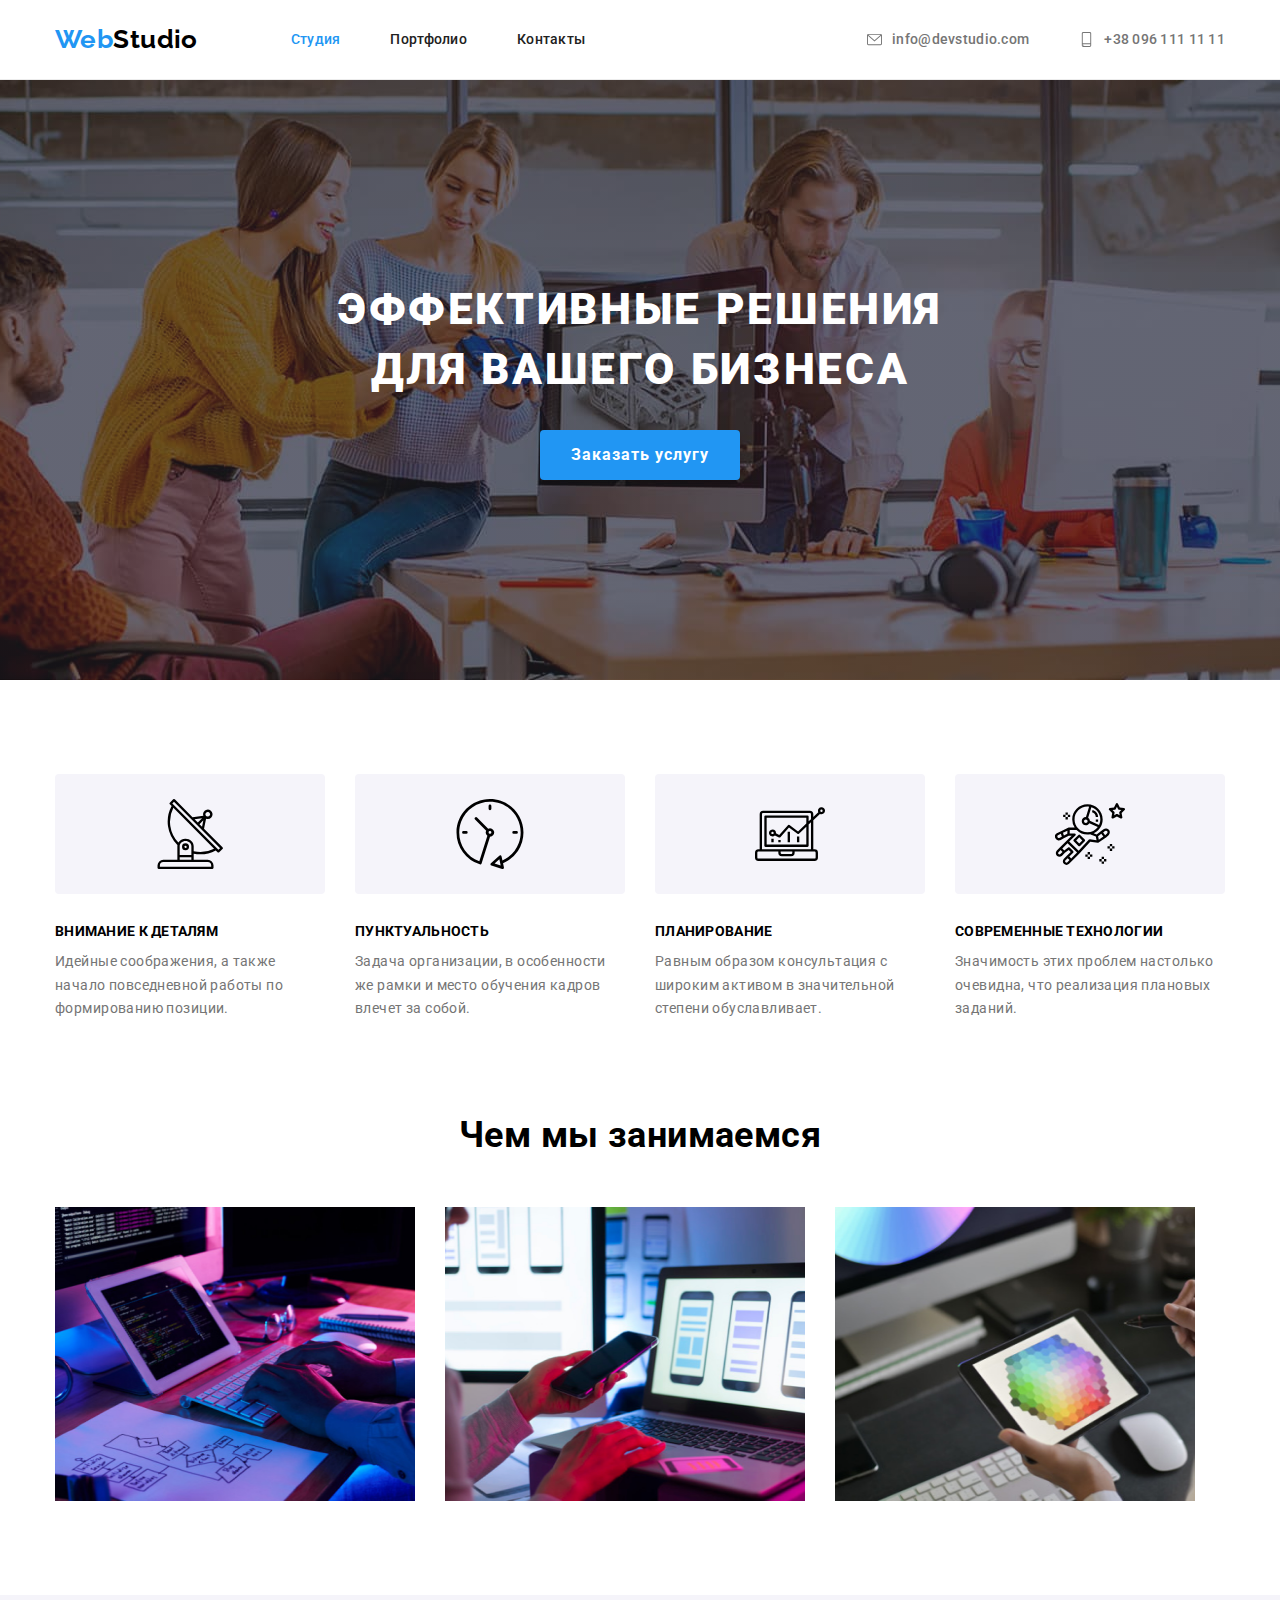
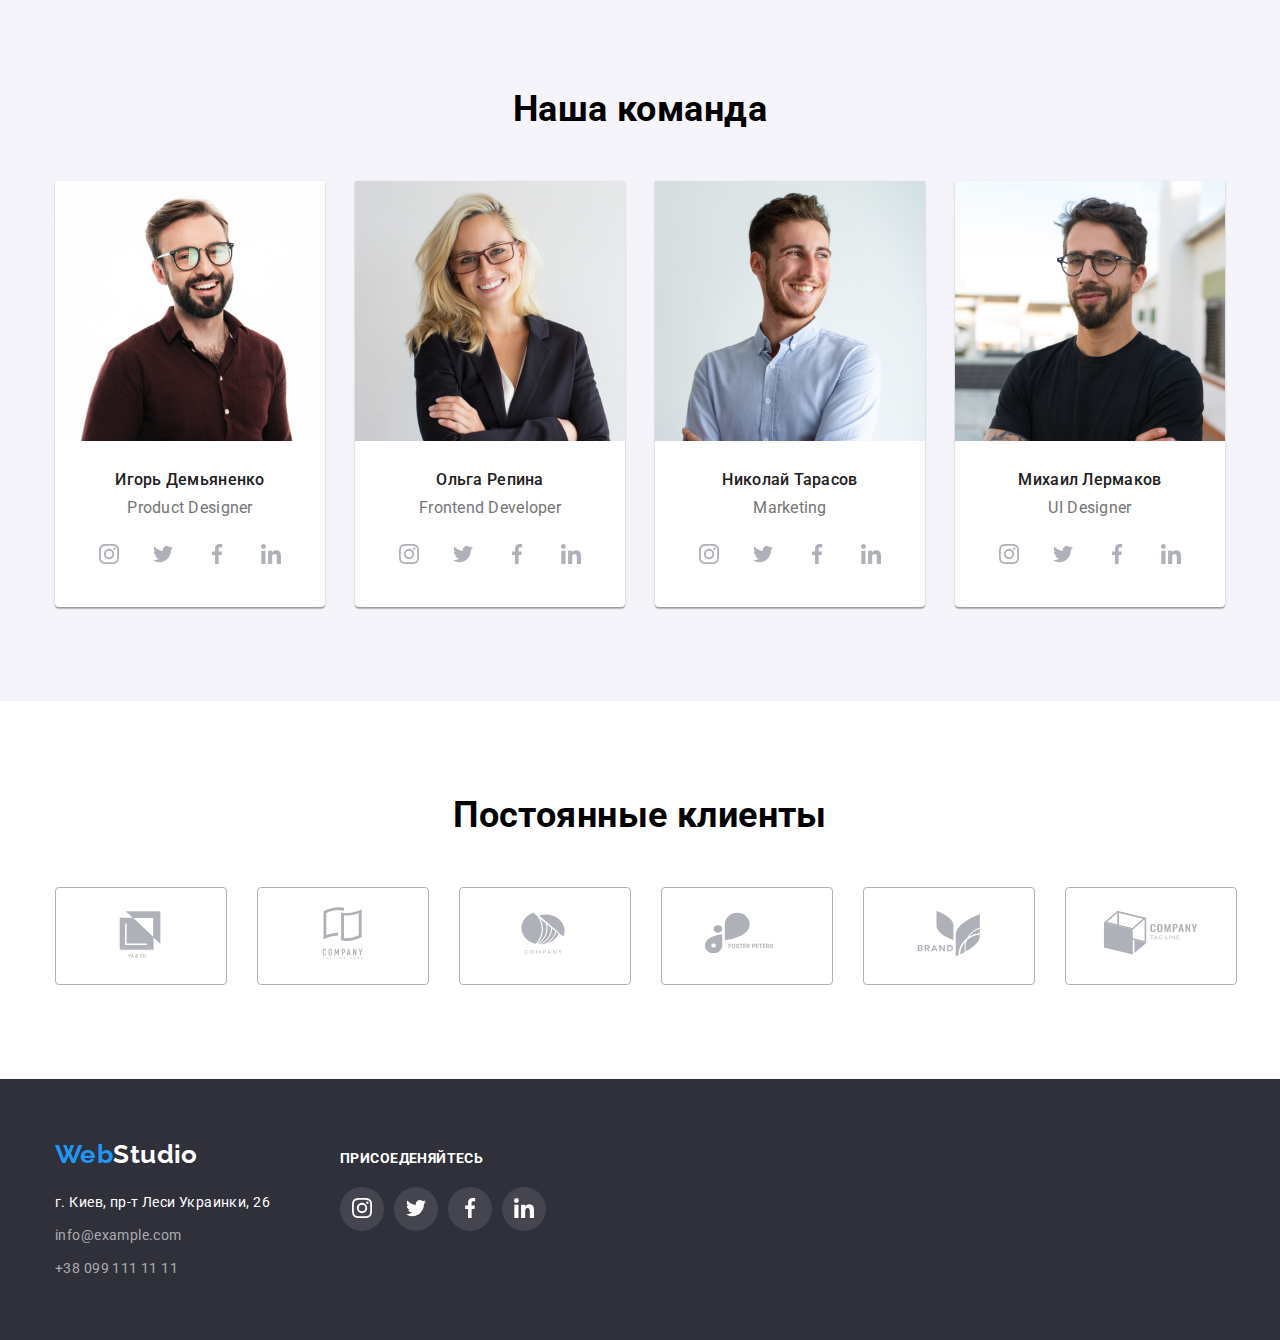
<file: index.html>
<!DOCTYPE html>
<html lang="ru">
  <head>
    <meta charset="UTF-8" />
    <meta http-equiv="X-UA-Compatible" content="IE=edge" />
    <meta name="viewport" content="width=device-width, initial-scale=1.0" />
    <link
      rel="stylesheet"
      href="https://cdnjs.cloudflare.com/ajax/libs/modern-normalize/1.1.0/modern-normalize.min.css"
    />
    <link rel="stylesheet" href="./css/syles.css" />
    <link rel="preconnect" href="https://fonts.googleapis.com" />
    <link rel="preconnect" href="https://fonts.gstatic.com" crossorigin />
    <link
      href="https://fonts.googleapis.com/css2?family=Raleway:wght@700&display=swap"
      rel="stylesheet"
    />
    <link
      href="https://fonts.googleapis.com/css2?family=Roboto:wght@400;500;700;900&display=swap"
      rel="stylesheet"
    />
    <title>Document</title>
  </head>
  <body>
    <header>
      <div class="container flex">
        <nav class="nav-menu">
          <a class="header-logo-link" href="./index.html"
            ><p class="header-logo">
              <span class="header-logo-web">Web</span>Studio
            </p>
          </a>
          <ul class="list-settings">
            <li class="menu-list no-margin-left">
              <a class="menu-list-item active" href="./index.html">Студия</a>
            </li>
            <li class="menu-list">
              <a class="menu-list-item" href="./portfolio.html">Портфолио</a>
            </li>
            <li class="menu-list">
              <a class="menu-list-item" href="">Контакты</a>
            </li>
          </ul>
        </nav>
        <ul class="list-settings-contacts">
          <li class="menu-list">
            <a class="contact-list-item-mail" href="mailto:info@devstudio.com">
              <svg class="mail-icon">
                <use href="./images/symbol-defs.svg#icon-envelope-1"></use>
              </svg>
              info@devstudio.com
            </a>
          </li>
          <li class="menu-list">
            <a class="contact-list-item-phone" href="tel:+380991111111">
              <svg class="phone-icon">
                <use href="./images/symbol-defs.svg#icon-smartphone-1"></use>
              </svg>
              +38 096 111 11 11
            </a>
          </li>
        </ul>
      </div>
    </header>
    <main>
      <section class="section hero">
        <div class="container">
          <h1 class="hero-text">ЭФФЕКТИВНЫЕ РЕШЕНИЯ ДЛЯ ВАШЕГО БИЗНЕСА</h1>
          <button type="button" class="hero-button">Заказать услугу</button>
        </div>
      </section>
      <section class="section">
        <h2 class="visually-hidden">Коротко о нашей компании и подходе</h2>
        <div class="container">
          <ul class="list-settings">
            <li class="about-us-blocks">
              <div class="about-us-svg-container">
                <svg class="about-us-svg">
                  <use href="./images/symbol-defs.svg#icon-Group"></use>
                </svg>
              </div>
              <h3 class="about-us-list-head">ВНИМАНИЕ К ДЕТАЛЯМ</h3>
              <p class="about-us-list-text">
                Идейные соображения, а также начало повседневной работы по
                формированию позиции.
              </p>
            </li>
            <li class="about-us-blocks">
              <div class="about-us-svg-container">
                <svg class="about-us-svg">
                  <use href="./images/symbol-defs.svg#icon-clock-1"></use>
                </svg>
              </div>
              <h3 class="about-us-list-head">ПУНКТУАЛЬНОСТЬ</h3>
              <p class="about-us-list-text">
                Задача организации, в особенности же рамки и место обучения
                кадров влечет за собой.
              </p>
            </li>
            <li class="about-us-blocks">
              <div class="about-us-svg-container">
                <svg class="about-us-svg">
                  <use href="./images/symbol-defs.svg#icon-diagram-1"></use>
                </svg>
              </div>
              <h3 class="about-us-list-head">ПЛАНИРОВАНИЕ</h3>
              <p class="about-us-list-text">
                Равным образом консультация с широким активом в значительной
                степени обуславливает.
              </p>
            </li>
            <li class="about-us-blocks">
              <div class="about-us-svg-container">
                <svg class="about-us-svg">
                  <use href="./images/symbol-defs.svg#icon-astronaut-1"></use>
                </svg>
              </div>
              <h3 class="about-us-list-head">СОВРЕМЕННЫЕ ТЕХНОЛОГИИ</h3>
              <p class="about-us-list-text">
                Значимость этих проблем настолько очевидна, что реализация
                плановых заданий.
              </p>
            </li>
          </ul>
        </div>
      </section>
      <section class="section section-no-padding-top">
        <div class="container">
          <h2 class="what-we-do">Чем мы занимаемся</h2>
          <ul class="list-settings">
            <li class="cards-wdw">
              <img
                width="370"
                height="294"
                src="images/photo1.jpg"
                alt="photo from section what do we do"
              />
            </li>
            <li class="cards-wdw">
              <img
                width="370"
                height="294"
                src="images/photo2.jpg"
                alt="photo from section what do we do"
              />
            </li>
            <li class="cards-wdw">
              <img
                width="370"
                height="294"
                src="images/photo3.jpg"
                alt="photo from section what do we do"
              />
            </li>
          </ul>
        </div>
      </section>
      <section class="section our-team-background">
        <div class="container">
          <h2 class="name-section">Наша команда</h2>
          <ul class="list-settings">
            <li class="cards">
              <img
                width="270"
                height="260"
                src="images/igordemyanenko.jpg"
                alt="photo from section our team"
              />
              <div class="our-teammate-block">
                <h3 class="our-teammate">Игорь Демьяненко</h3>
                <p class="our-teammate-description">Product Designer</p>
                <ul class="list-icons flex">
                  <li class="list-icons-item">
                    <button class="button-icons-follow">
                      <svg class="follow-us-icons">
                        <use
                          href="./images/symbol-defs.svg#icon-instagram-2"
                        ></use>
                      </svg>
                    </button>
                  </li>
                  <li class="list-icons-item">
                    <button class="button-icons-follow">
                      <svg class="follow-us-icons">
                        <use
                          href="./images/symbol-defs.svg#icon-twitter-1"
                        ></use>
                      </svg>
                    </button>
                  </li>
                  <li class="list-icons-item">
                    <button class="button-icons-follow">
                      <svg class="follow-us-icons">
                        <use
                          href="./images/symbol-defs.svg#icon-facebook-1"
                        ></use>
                      </svg>
                    </button>
                  </li>
                  <li class="list-icons-item">
                    <button class="button-icons-follow">
                      <svg class="follow-us-icons">
                        <use
                          href="./images/symbol-defs.svg#icon-linkedin-1"
                        ></use>
                      </svg>
                    </button>
                  </li>
                </ul>
              </div>
            </li>
            <li class="cards">
              <img
                width="270"
                height="260"
                src="images/olgarepina.jpg"
                alt="photo from section our team"
              />
              <div class="our-teammate-block">
                <h3 class="our-teammate">Ольга Репина</h3>
                <p class="our-teammate-description">Frontend Developer</p>
                <ul class="list-icons flex">
                  <li class="list-icons-item">
                    <button class="button-icons-follow">
                      <svg class="follow-us-icons">
                        <use
                          href="./images/symbol-defs.svg#icon-instagram-2"
                        ></use>
                      </svg>
                    </button>
                  </li>
                  <li class="list-icons-item">
                    <button class="button-icons-follow">
                      <svg class="follow-us-icons">
                        <use
                          href="./images/symbol-defs.svg#icon-twitter-1"
                        ></use>
                      </svg>
                    </button>
                  </li>
                  <li class="list-icons-item">
                    <button class="button-icons-follow">
                      <svg class="follow-us-icons">
                        <use
                          href="./images/symbol-defs.svg#icon-facebook-1"
                        ></use>
                      </svg>
                    </button>
                  </li>
                  <li class="list-icons-item">
                    <button class="button-icons-follow">
                      <svg class="follow-us-icons">
                        <use
                          href="./images/symbol-defs.svg#icon-linkedin-1"
                        ></use>
                      </svg>
                    </button>
                  </li>
                </ul>
              </div>
            </li>
            <li class="cards">
              <img
                width="270"
                height="260"
                src="images/nikolaitarasov.jpg"
                alt="photo from section our team"
              />
              <div class="our-teammate-block">
                <h3 class="our-teammate">Николай Тарасов</h3>
                <p class="our-teammate-description">Marketing</p>
                <ul class="list-icons flex">
                  <li class="list-icons-item">
                    <button class="button-icons-follow">
                      <svg class="follow-us-icons">
                        <use
                          href="./images/symbol-defs.svg#icon-instagram-2"
                        ></use>
                      </svg>
                    </button>
                  </li>
                  <li class="list-icons-item">
                    <button class="button-icons-follow">
                      <svg class="follow-us-icons">
                        <use
                          href="./images/symbol-defs.svg#icon-twitter-1"
                        ></use>
                      </svg>
                    </button>
                  </li>
                  <li class="list-icons-item">
                    <button class="button-icons-follow">
                      <svg class="follow-us-icons">
                        <use
                          href="./images/symbol-defs.svg#icon-facebook-1"
                        ></use>
                      </svg>
                    </button>
                  </li>
                  <li class="list-icons-item">
                    <button class="button-icons-follow">
                      <svg class="follow-us-icons">
                        <use
                          href="./images/symbol-defs.svg#icon-linkedin-1"
                        ></use>
                      </svg>
                    </button>
                  </li>
                </ul>
              </div>
            </li>
            <li class="cards">
              <img
                width="270"
                height="260"
                src="images/mikhailermakov.jpg"
                alt="photo from section our team"
              />
              <div class="our-teammate-block">
                <h3 class="our-teammate">Михаил Лермаков</h3>
                <p class="our-teammate-description">UI Designer</p>
                <ul class="list-icons flex">
                  <li class="list-icons-item">
                    <button class="button-icons-follow">
                      <svg class="follow-us-icons">
                        <use
                          href="./images/symbol-defs.svg#icon-instagram-2"
                        ></use>
                      </svg>
                    </button>
                  </li>
                  <li class="list-icons-item">
                    <button class="button-icons-follow">
                      <svg class="follow-us-icons">
                        <use
                          href="./images/symbol-defs.svg#icon-twitter-1"
                        ></use>
                      </svg>
                    </button>
                  </li>
                  <li class="list-icons-item">
                    <button class="button-icons-follow">
                      <svg class="follow-us-icons">
                        <use
                          href="./images/symbol-defs.svg#icon-facebook-1"
                        ></use>
                      </svg>
                    </button>
                  </li>
                  <li class="list-icons-item">
                    <button class="button-icons-follow">
                      <svg class="follow-us-icons">
                        <use
                          href="./images/symbol-defs.svg#icon-linkedin-1"
                        ></use>
                      </svg>
                    </button>
                  </li>
                </ul>
              </div>
            </li>
          </ul>
        </div>
      </section>
      <section class="section">
        <div class="container">
          <h2 class="name-section">Постоянные клиенты</h2>
          <ul class="flex">
            <li class="client-list">
              <a href="" class="client-button">
                <svg class="client-logo">
                  <use href="./images/symbol-defs.svg#icon-Logo"></use>
                </svg>
              </a>
            </li>
            <li class="client-list">
              <a href="" class="client-button">
                <svg class="client-logo">
                  <use href="./images/symbol-defs.svg#icon-Logo-1"></use>
                </svg>
              </a>
            </li>
            <li class="client-list">
              <a href="" class="client-button">
                <svg class="client-logo">
                  <use href="./images/symbol-defs.svg#icon-Logo-2"></use>
                </svg>
              </a>
            </li>
            <li class="client-list">
              <a href="" class="client-button">
                <svg class="client-logo">
                  <use href="./images/symbol-defs.svg#icon-Logo-3"></use>
                </svg>
              </a>
            </li>
            <li class="client-list">
              <a href="" class="client-button">
                <svg class="client-logo">
                  <use href="./images/symbol-defs.svg#icon-Logo-4"></use>
                </svg>
              </a>
            </li>
            <li class="client-list">
              <a href="" class="client-button">
                <svg class="client-logo">
                  <use href="./images/symbol-defs.svg#icon-Logo-5"></use>
                </svg>
              </a>
            </li>
          </ul>
        </div>
      </section>
    </main>
    <footer class="footer-background">
      <div class="container flex baseline">
        <div>
          <a class="footer-logo-link" href="./index.html">
            <span class="footer-logo-web">Web</span>Studio
          </a>
          <address class="footer-adress-margin flex">
            <ul>
              <li class="footer-item">
                <a class="footer-adress" href=""
                  >г. Киев, пр-т Леси Украинки, 26</a
                >
              </li>
              <li class="footer-item">
                <a class="footer-link" href="mailto:info@example.com"
                  >info@example.com</a
                >
              </li>
              <li class="footer-item">
                <a class="footer-link" href="tel:+380991111111"
                  >+38 099 111 11 11</a
                >
              </li>
            </ul>
          </address>
        </div>
        <div class="footer-follow-block">
          <p class="follow-text">ПРИСОЕДЕНЯЙТЕСЬ</p>
          <ul class="footer-list-icons flex">
            <li class="footer-list-icons-item">
              <button class="footer-button-icons-follow">
                <svg class="footer-follow-us-icons">
                  <use href="./images/symbol-defs.svg#icon-instagram-2"></use>
                </svg>
              </button>
            </li>
            <li class="footer-list-icons-item">
              <button class="footer-button-icons-follow">
                <svg class="footer-follow-us-icons">
                  <use href="./images/symbol-defs.svg#icon-twitter-1"></use>
                </svg>
              </button>
            </li>
            <li class="footer-list-icons-item">
              <button class="footer-button-icons-follow">
                <svg class="footer-follow-us-icons">
                  <use href="./images/symbol-defs.svg#icon-facebook-1"></use>
                </svg>
              </button>
            </li>
            <li class="footer-list-icons-item">
              <button class="footer-button-icons-follow">
                <svg class="footer-follow-us-icons">
                  <use href="./images/symbol-defs.svg#icon-linkedin-1"></use>
                </svg>
              </button>
            </li>
          </ul>
        </div>
      </div>
    </footer>
  </body>
</html>
</file>
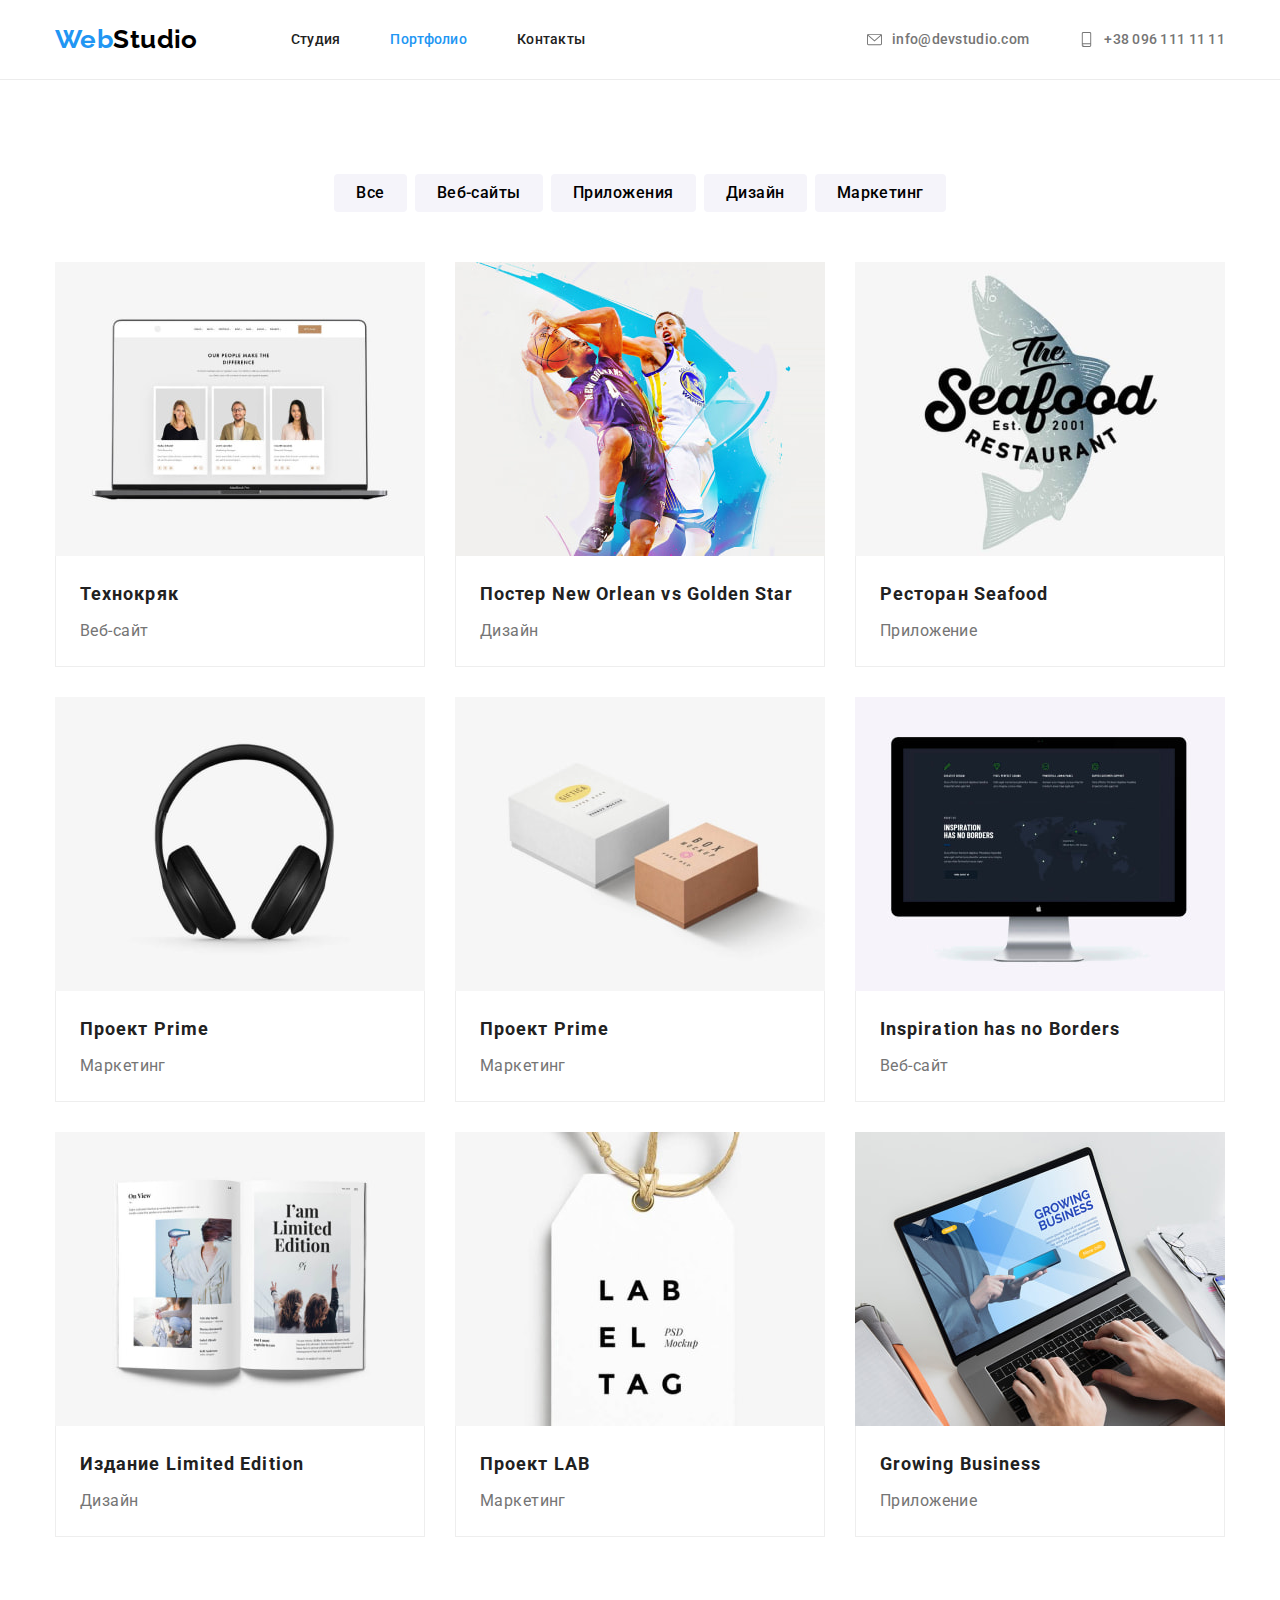
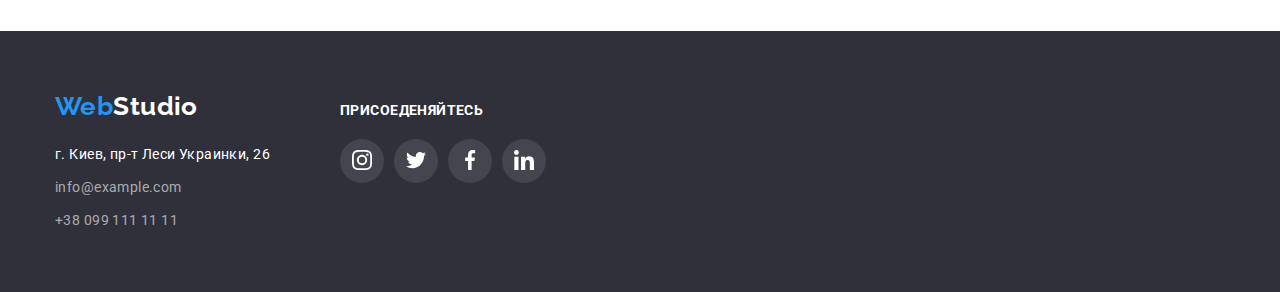
<file: portfolio.html>
<!DOCTYPE html>
<html lang="ru">
  <head>
    <meta charset="UTF-8" />
    <meta http-equiv="X-UA-Compatible" content="IE=edge" />
    <meta name="viewport" content="width=device-width, initial-scale=1.0" />
    <link
      rel="stylesheet"
      href="https://cdnjs.cloudflare.com/ajax/libs/modern-normalize/1.1.0/modern-normalize.min.css"
    />
    <link rel="stylesheet" href="./css/syles.css" />
    <link rel="preconnect" href="https://fonts.googleapis.com" />
    <link rel="preconnect" href="https://fonts.gstatic.com" crossorigin />
    <link
      href="https://fonts.googleapis.com/css2?family=Raleway:wght@700&display=swap"
      rel="stylesheet"
    />
    <link
      href="https://fonts.googleapis.com/css2?family=Roboto:wght@400;500;700;900&display=swap"
      rel="stylesheet"
    />

    <title>Document</title>
  </head>
  <body>
    <header>
      <div class="container flex">
        <nav class="nav-menu">
          <a class="header-logo-link" href="./index.html"
            ><p class="header-logo">
              <span class="header-logo-web">Web</span>Studio
            </p>
          </a>
          <ul class="list-settings">
            <li class="menu-list no-margin-left">
              <a class="menu-list-item" href="./index.html">Студия</a>
            </li>
            <li class="menu-list">
              <a class="menu-list-item active" href="./portfolio.html"
                >Портфолио</a
              >
            </li>
            <li class="menu-list">
              <a class="menu-list-item" href="">Контакты</a>
            </li>
          </ul>
        </nav>
        <ul class="list-settings-contacts">
          <li class="menu-list">
            <a class="contact-list-item-mail" href="mailto:info@devstudio.com">
              <svg class="mail-icon">
                <use href="./images/symbol-defs.svg#icon-envelope-1"></use>
              </svg>
              info@devstudio.com
            </a>
          </li>
          <li class="menu-list">
            <a class="contact-list-item-phone" href="tel:+380991111111">
              <svg class="phone-icon">
                <use href="./images/symbol-defs.svg#icon-smartphone-1"></use>
              </svg>
              +38 096 111 11 11
            </a>
          </li>
        </ul>
      </div>
    </header>
    <main>
      <section class="section">
        <div class="container">
          <h1 class="visually-hidden">Наши проекты</h1>
          <ul class="list-settings-buttons">
            <li class="button-item">
              <button type="button" class="button">Все</button>
            </li>
            <li class="button-item">
              <button type="button" class="button">Веб-сайты</button>
            </li>
            <li class="button-item">
              <button type="butto n" class="button">Приложения</button>
            </li>
            <li class="button-item">
              <button type="button" class="button">Дизайн</button>
            </li>
            <li class="button-item">
              <button type="button" class="button">Маркетинг</button>
            </li>
          </ul>
          <ul class="list-projects">
            <li class="project-cards">
              <a class="procject-cards-link no-padding cards-shadow" href=""
                ><img
                  width="370"
                  height="294"
                  src="images/Technocrack.jpg"
                  alt="Technocrack"
                />
                <div class="card-box">
                  <h2 class="project-name">Технокряк</h2>
                  <p class="project-description">Веб-сайт</p>
                </div></a
              >
            </li>
            <li class="project-cards">
              <a class="procject-cards-link no-padding cards-shadow" href=""
                ><img
                  width="370"
                  height="294"
                  src="images/NewOrleanVsGoldenStar.jpg"
                  alt="NewOrleanVsGoldenStar"
                />
                <div class="card-box">
                  <h2 class="project-name">Постер New Orlean vs Golden Star</h2>
                  <p class="project-description">Дизайн</p>
                </div></a
              >
            </li>
            <li class="project-cards">
              <a class="procject-cards-link no-padding cards-shadow" href=""
                ><img
                  width="370"
                  height="294"
                  src="images/Seafood.jpg"
                  alt="Seafood"
                />
                <div class="card-box">
                  <h2 class="project-name">Ресторан Seafood</h2>
                  <p class="project-description">Приложение</p>
                </div></a
              >
            </li>
            <li class="project-cards">
              <a class="procject-cards-link no-padding cards-shadow" href=""
                ><img
                  width="370"
                  height="294"
                  src="images/PrimeProject.jpg"
                  alt="PrimeProject"
                />
                <div class="card-box">
                  <h2 class="project-name">Проект Prime</h2>
                  <p class="project-description">Маркетинг</p>
                </div></a
              >
            </li>
            <li class="project-cards">
              <a class="procject-cards-link no-padding cards-shadow" href=""
                ><img
                  width="370"
                  height="294"
                  src="images/BoxesProject.jpg"
                  alt="BoxesProject"
                />
                <div class="card-box">
                  <h2 class="project-name">Проект Prime</h2>
                  <p class="project-description">Маркетинг</p>
                </div></a
              >
            </li>
            <li class="project-cards">
              <a class="procject-cards-link no-padding cards-shadow" href=""
                ><img
                  width="370"
                  height="294"
                  src="images/InspirationHasNoBorders.jpg"
                  alt="InspirationHasNoBorders"
                />
                <div class="card-box">
                  <h2 class="project-name">Inspiration has no Borders</h2>
                  <p class="project-description">Веб-сайт</p>
                </div></a
              >
            </li>
            <li class="project-cards">
              <a class="procject-cards-link no-padding cards-shadow" href=""
                ><img
                  width="370"
                  height="294"
                  src="images/LimitedEdition.jpg"
                  alt="LimitedEdition"
                />
                <div class="card-box">
                  <h2 class="project-name">Издание Limited Edition</h2>
                  <p class="project-description">Дизайн</p>
                </div></a
              >
            </li>
            <li class="project-cards">
              <a class="procject-cards-link no-padding cards-shadow" href=""
                ><img
                  width="370"
                  height="294"
                  src="images/LabProject.jpg"
                  alt="LabProject"
                />
                <div class="card-box">
                  <h2 class="project-name">Проект LAB</h2>
                  <p class="project-description">Маркетинг</p>
                </div></a
              >
            </li>
            <li class="project-cards">
              <a class="procject-cards-link no-padding cards-shadow" href=""
                ><img
                  width="370"
                  height="294"
                  src="images/GrowingBusiness.jpg"
                  alt="GrowingBusiness"
                />
                <div class="card-box">
                  <h2 class="project-name">Growing Business</h2>
                  <p class="project-description">Приложение</p>
                </div></a
              >
            </li>
          </ul>
        </div>
      </section>
    </main>
    <footer class="footer-background">
      <div class="container flex baseline">
        <div>
          <a class="footer-logo-link" href="./index.html">
            <span class="footer-logo-web">Web</span>Studio
          </a>
          <address class="footer-adress-margin flex">
            <ul>
              <li class="footer-item">
                <a class="footer-adress" href=""
                  >г. Киев, пр-т Леси Украинки, 26</a
                >
              </li>
              <li class="footer-item">
                <a class="footer-link" href="mailto:info@example.com"
                  >info@example.com</a
                >
              </li>
              <li class="footer-item">
                <a class="footer-link" href="tel:+380991111111"
                  >+38 099 111 11 11</a
                >
              </li>
            </ul>
          </address>
        </div>
        <div class="footer-follow-block">
          <p class="follow-text">ПРИСОЕДЕНЯЙТЕСЬ</p>
          <ul class="footer-list-icons flex">
            <li class="footer-list-icons-item">
              <button class="footer-button-icons-follow">
                <svg class="footer-follow-us-icons">
                  <use href="./images/symbol-defs.svg#icon-instagram-2"></use>
                </svg>
              </button>
            </li>
            <li class="footer-list-icons-item">
              <button class="footer-button-icons-follow">
                <svg class="footer-follow-us-icons">
                  <use href="./images/symbol-defs.svg#icon-twitter-1"></use>
                </svg>
              </button>
            </li>
            <li class="footer-list-icons-item">
              <button class="footer-button-icons-follow">
                <svg class="footer-follow-us-icons">
                  <use href="./images/symbol-defs.svg#icon-facebook-1"></use>
                </svg>
              </button>
            </li>
            <li class="footer-list-icons-item">
              <button class="footer-button-icons-follow">
                <svg class="footer-follow-us-icons">
                  <use href="./images/symbol-defs.svg#icon-linkedin-1"></use>
                </svg>
              </button>
            </li>
          </ul>
        </div>
      </div>
    </footer>
  </body>
</html>
</file>
<file: css/syles.css>
/*----------------------------- GLOBAL -----------------------------*/
*,
*::after,
*::before {
  box-sizing: border-box;
}

.section {
  padding-top: 94px;
  padding-bottom: 94px;
}

.section-no-padding-top {
  padding-top: 0;
}

.section-no-padding-bottom {
  padding-bottom: 0;
}

ul {
  list-style: none;
  margin: 0;
  padding: 0;
}

img {
  display: block;
  max-width: 100%;
  width: auto;
}

h1,
h2,
h3,
h4,
h5,
h6,
p {
  margin: 0;
  padding: 0;
}
a {
  margin: 0;
  padding: 0;
}
:root {
  --text-color: #212121;
  --active-elemnts: #2196f3;
  --footer-background-color: #2f303a;
  --grey-color: #757575;
  --white-color: #ffffff;
  --background-white-grey: #f5f4fa;
  --hero-background-color: #2f303a;
  --icon-color: #afb1b8;
  --footer-button-background-color: rgba(255, 255, 255, 0.1);
}

body {
  font-family: "Roboto", sans-serif;
  font-size: 14px;
  line-height: 1.14;
  background-color: var(--white-color);
  color: var(--textcolor);
  letter-spacing: 0.03em;
}

header {
  border-bottom: 1px solid #ececec;
}

.container {
  padding-left: 15px;
  padding-right: 15px;
  margin-left: auto;
  margin-right: auto;
  width: 1200px;
}

.flex {
  display: flex;
  align-items: center;
}

.visually-hidden {
  position: absolute;
  clip: rect(0 0 0 0);
  width: 1px;
  height: 1px;
  margin: -1px;
}

.list-settings {
  display: flex;
  font-weight: 500;
  letter-spacing: 0.02em;
}

.contact-list-item {
  text-decoration: none;
  font-weight: 500;
  letter-spacing: 0.02em;
  color: var(--grey-color);
}

.no-padding {
  padding: 0;
}

/*----------------------------- HEADER -----------------------------*/

.header-block {
  display: flex;
  align-items: center;
}

.nav-menu {
  display: flex;
  align-items: center;
}

.header-logo {
  color: #000000;
  font-family: "Raleway", sans-serif;
  font-weight: 700;
  font-size: 26px;
  line-height: 31px;
}

.header-logo-web {
  color: var(--active-elemnts);
  font-family: "Raleway", sans-serif;
  font-weight: 700;
  font-size: 26px;
  line-height: 31px;
}

.header-logo-link {
  margin-right: 93px;
  padding: 24px 0 24px 0;
  text-decoration: none;
}

.menu-list-item {
  padding: 30px 0px;
  text-decoration: none;
  color: var(--text-color);
}

.active {
  color: var(--active-elemnts);
  text-decoration: none;
}

.menu-list {
  display: flex;
  align-items: baseline;
  margin-left: 50px;
  text-decoration: none;
  color: var(--text-color);
}

.no-margin-left {
  margin-left: 0;
}

.menu-list-item:hover {
  color: var(--active-elemnts);
  text-decoration: none;
}

.contact-list-item:hover {
  color: var(--active-elemnts);
}

.contact-list-item-mail {
  align-items: center;
  padding: 30px 0;
  display: flex;
  text-decoration: none;
  font-weight: 500;
  letter-spacing: 0.02em;
  color: var(--grey-color);
}

.contact-list-item-mail:hover {
  color: var(--active-elemnts);
}

.contact-list-item-phone {
  align-items: center;
  display: flex;
  padding: 30px 0;
  text-decoration: none;
  font-weight: 500;
  letter-spacing: 0.02em;
  color: var(--grey-color);
}

.contact-list-item-phone:hover {
  color: var(--active-elemnts);
}

.list-settings-contacts {
  margin-left: auto;
  display: flex;
  align-items: baseline;
  font-weight: 500;
  letter-spacing: 0.02em;
}

.mail-icon {
  margin-right: 10px;
  fill: currentColor;
  width: 15px;
  height: 15px;
}

.phone-icon {
  margin-right: 10px;
  fill: currentColor;
  width: 15px;
  height: 15px;
}

/*----------------------------- FOOTER -----------------------------*/

.footer-adress-margin {
  margin-top: 20px;
}

.footer-background {
  padding-top: 60px;
  padding-bottom: 60px;
  background: var(--footer-background-color);
  color: var(--white-color);
}

.footer-logo-web {
  color: var(--active-elemnts);
  font-family: "Raleway", sans-serif;
  font-weight: 700;
  font-size: 26px;
  line-height: 1.19;
}

.footer-logo-link {
  display: block;
  text-decoration: none;
  color: var(--white-color);
  font-family: "Raleway", sans-serif;
  font-weight: 700;
  font-size: 26px;
  line-height: 1.19;
}

.footer-adress {
  font-style: normal;
  font-weight: 400;
  line-height: 24px;
  color: var(--white-color);
  text-decoration: none;
}

.footer-item {
  margin-top: 9px;
}

.footer-item:first-child {
  margin-top: 0px;
}

.footer-link {
  font-style: normal;
  text-decoration: none;
  font-weight: 400;
  line-height: 24px;
  color: rgba(255, 255, 255, 0.6);
  text-decoration: none;
}

.footer-follow-block {
  margin-left: 70px;
}

.footer-follow-us-icons {
  cursor: pointer;
  width: 20px;
  height: 20px;
}

.footer-list-icons-item {
  margin-right: 10px;
}

.footer-list-icons-item:last-child {
  margin-right: 0px;
}

.footer-list-icons {
  margin: 20px 0 0 0;
}

.footer-button-icons-follow {
  cursor: pointer;
  width: 44px;
  height: 44px;
  border: none;
  border-radius: 50%;
  background: var(--footer-button-background-color);
  fill: var(--white-color);
}

.footer-button-icons-follow:hover {
  background: var(--active-elemnts);
  fill: var(--white-color);
}

.follow-text {
  font-style: normal;
  font-weight: 700;
  font-size: 14px;
  line-height: 1.14;
  letter-spacing: 0.03em;
  text-transform: uppercase;
}

.baseline {
  align-items: baseline;
}

/*----------------------------- STUDIO(MAIN PAGE) -----------------------------*/

.name-section {
  margin-bottom: 50px;
  text-align: center;
  font-weight: 700;
  font-size: 36px;
  line-height: 1.16;
}

.what-we-do {
  margin-bottom: 50px;
  text-align: center;
  font-weight: 700;
  font-size: 36px;
  line-height: 1.16;
}

/*----------------------------- SECTION-1 -----------------------------*/

.hero {
  max-width: 1600px;
  background-color: var(--hero-background-color);
  padding: 200px 0 200px 0;
  background-image: linear-gradient(
      to right,
      rgba(47, 48, 58, 0.4),
      rgba(47, 48, 58, 0.4)
    ),
    url("../images/hero-background.jpg");
  background-repeat: no-repeat;
  background-position: center;
  margin: 0 auto;
}

.hero-text {
  width: 696px;
  margin: 0 auto;
  text-align: center;
  font-weight: 900;
  font-size: 44px;
  line-height: 1.36;
  letter-spacing: 0.06em;
  text-transform: uppercase;
  color: var(--white-color);
}

.hero-button {
  border: none;
  margin: 30px auto 0 auto;
  display: block;
  margin-top: 30px;
  height: 50px;
  width: 200px;
  box-shadow: 0px 4px 4px rgba(0, 0, 0, 0.15);
  background: var(--active-elemnts);
  border-radius: 4px;
  font-weight: 700;
  font-size: 16px;
  line-height: 1.88;
  letter-spacing: 0.06em;
  color: var(--white-color);
  cursor: pointer;
}

/*----------------------------- SECTION-2 -----------------------------*/

.about-us-blocks {
  width: 270px;
  margin-right: 30px;
}

.about-us-blocks:last-child {
  margin-right: 0;
}

.about-us-list-head {
  margin-bottom: 10px;
  font-weight: 700;
  font-size: 14px;
  text-transform: uppercase;
}

.about-us-list-text {
  font-weight: 400;
  line-height: 1.71;
  color: var(--grey-color);
  letter-spacing: 0.03em;
}

.about-us-svg {
  width: 70px;
  height: 70px;
}

.about-us-svg-container {
  justify-content: center;
  align-items: center;
  display: flex;
  margin-bottom: 30px;
  border-radius: 4px;
  width: 270px;
  height: 120px;
  background-color: var(--background-white-grey);
}

/*----------------------------- SECTION-3 -----------------------------*/

/*----------------------------- SECTION-4 -----------------------------*/

.cards-wdw {
  margin-right: 30px;
}
.cards {
  margin-right: 30px;
  background: var(--white-color);
  box-shadow: 0px 1px 3px rgba(0, 0, 0, 0.12), 0px 1px 1px rgba(0, 0, 0, 0.14),
    0px 2px 1px rgba(0, 0, 0, 0.2);
  border-radius: 0px 0px 4px 4px;
}

.cards:last-child {
  margin-right: 0;
}

.our-team-background {
  background: var(--background-white-grey);
}

.our-teammate {
  margin-bottom: 10px;
  text-align: center;
  font-weight: 500;
  font-size: 16px;
  color: var(--text-color);
}

.our-teammate-description {
  text-align: center;
  font-weight: 400;
  font-size: 16px;
  color: var(--grey-color);
}

.follow-us-icons {
  cursor: pointer;
  width: 20px;
  height: 20px;
}

.list-icons-item {
  margin-right: 10px;
}

.list-icons-item:last-child {
  margin-right: 0px;
}

.list-icons {
  margin-top: 16px;
}

.button-icons-follow {
  cursor: pointer;
  width: 44px;
  height: 44px;
  border: none;
  border-radius: 50%;
  background: none;
  fill: var(--icon-color);
}

.button-icons-follow:hover {
  background: var(--active-elemnts);
  fill: var(--white-color);
}

.our-teammate-block {
  padding: 30px 32px;
}

/*----------------------------- SECTION 5 -----------------------------*/

.client-button {
  display: block;
  justify-content: center;
  align-items: center;
  border-radius: 4px;
  border: 1px solid var(--icon-color);
  fill: var(--icon-color);
}

.client-button:hover {
  fill: var(--active-elemnts);
  border-color: var(--active-elemnts);
}

.client-list {
  margin-right: 30px;
}

.client-list:last-child {
  margin-right: 0;
}

.client-logo {
  justify-content: center;
  align-items: center;
  width: 170px;
  height: 92px;
  padding: 16px 32px;
}
/*----------------------------- PORTFOLIO -----------------------------*/

/*----------------------------- SECTION-1 -----------------------------*/

.button {
  padding: 6px 22px;
  display: block;
  background: var(--background-white-grey);
  border-radius: 4px;
  border-style: none;
  font-weight: 500;
  font-size: 16px;
  line-height: 1.62;
  text-align: center;
  letter-spacing: 0.03em;
}

.button:hover {
  color: var(--white-color);
  border-radius: 4px;
  background: var(--active-elemnts);
  box-shadow: 0px 3px 1px rgba(0, 0, 0, 0.1), 0px 1px 2px rgba(0, 0, 0, 0.08),
    0px 2px 2px rgba(0, 0, 0, 0.12);
  cursor: pointer;
  font-weight: 500;
  font-size: 16px;
  line-height: 1.62;
}

.project-name {
  font-weight: 700;
  font-size: 18px;
  line-height: 2;
  letter-spacing: 0.06em;
  color: var(--text-color);
}

.project-description {
  margin-top: 4px;
  font-weight: 400;
  font-size: 16px;
  line-height: 1.88;
  color: var(--grey-color);
}

.list-projects {
  margin-top: 50px;
  margin-top: -30px;
  display: flex;
  flex-wrap: wrap;
}

.project-cards {
  margin-top: 30px;
  margin-right: 30px;
}

.project-cards:nth-child(3n + 3) {
  margin-right: 0;
}

.list-settings-buttons {
  margin-bottom: 50px;
  display: flex;
  justify-content: center;
}

.button-item {
  margin-right: 8px;
}

.button-item:last-child {
  margin-right: 0;
}

.card-box {
  padding: 20px 24px 20px 24px;
  background: var(--white-color);
  border-bottom: 1px solid #eeeeee;
  border-left: 1px solid #eeeeee;
  border-right: 1px solid #eeeeee;
  box-sizing: border-box;
}

.procject-cards-link {
  text-decoration: none;
  display: block;
}

.procject-cards-link:hover {
  box-shadow: 0px 1px 1px rgba(0, 0, 0, 0.12), 0px 4px 4px rgba(0, 0, 0, 0.06),
    1px 4px 6px rgba(0, 0, 0, 0.16);
}
</file>
